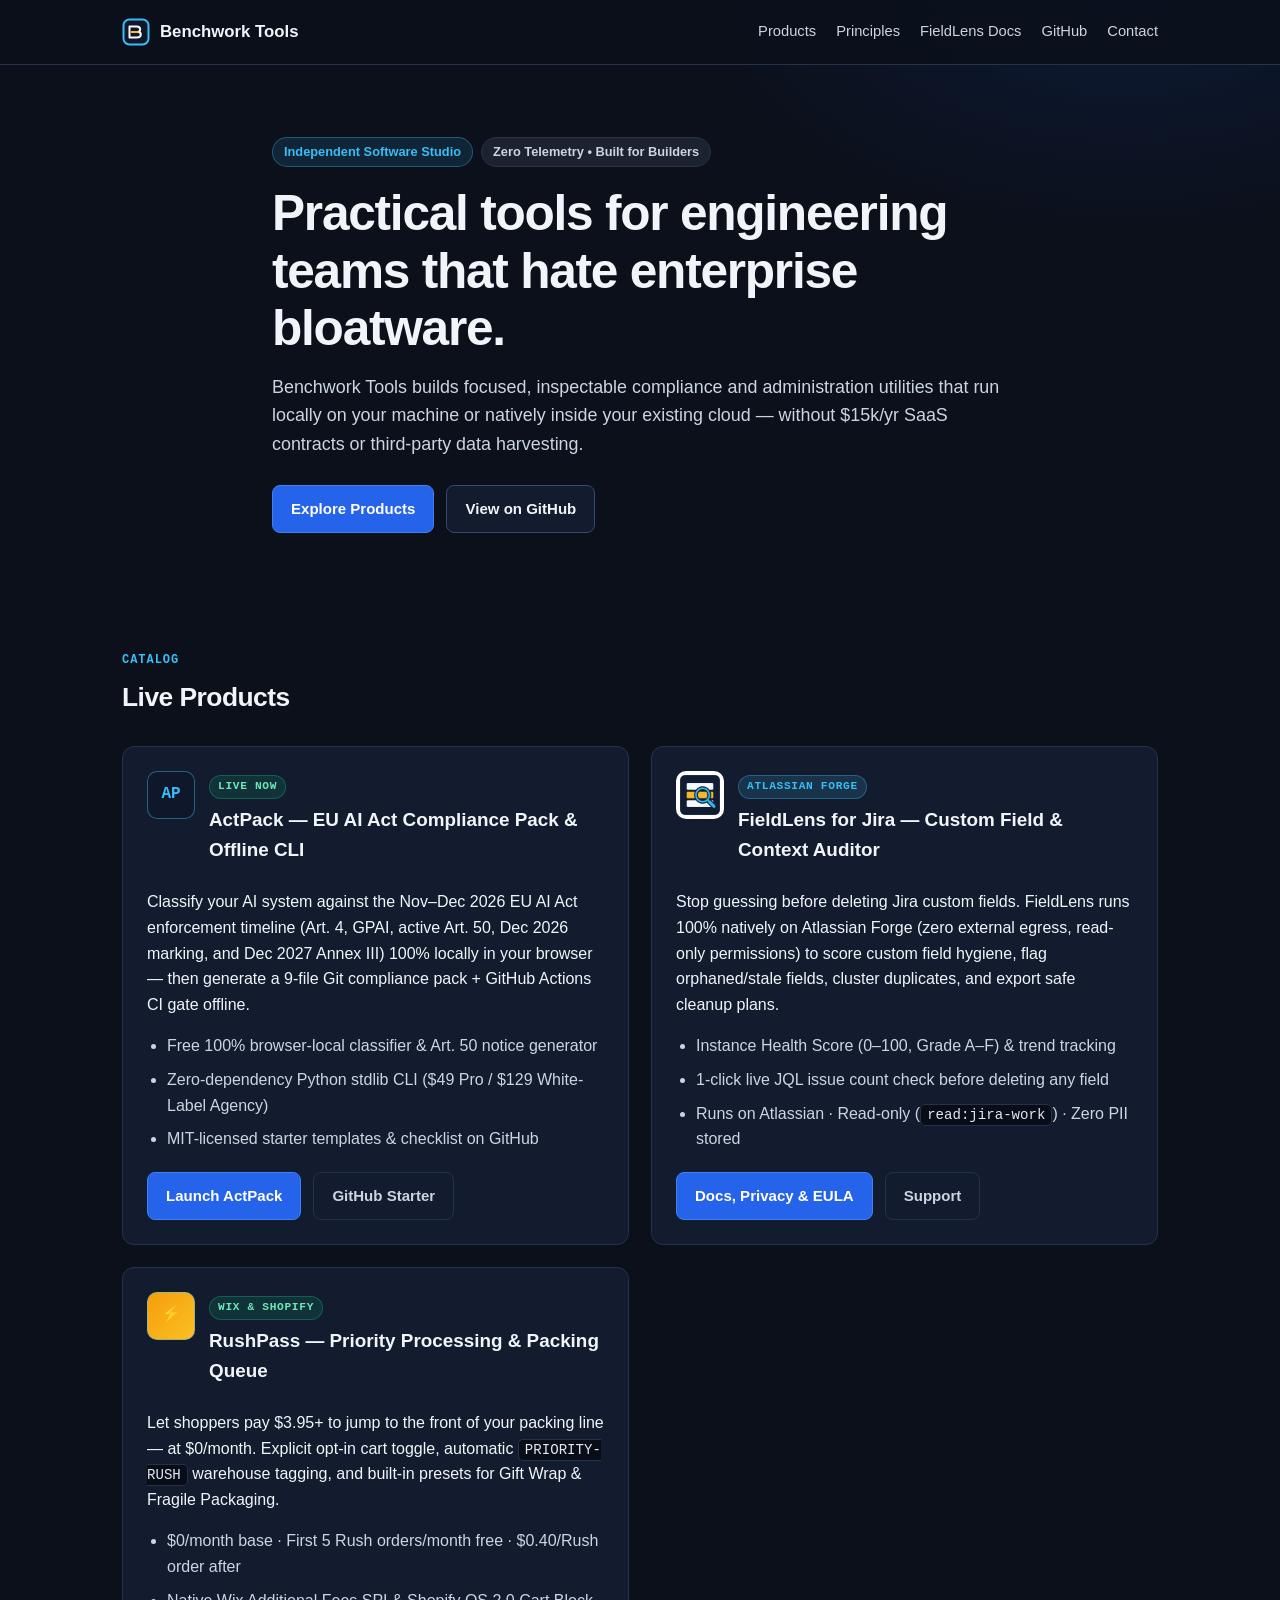
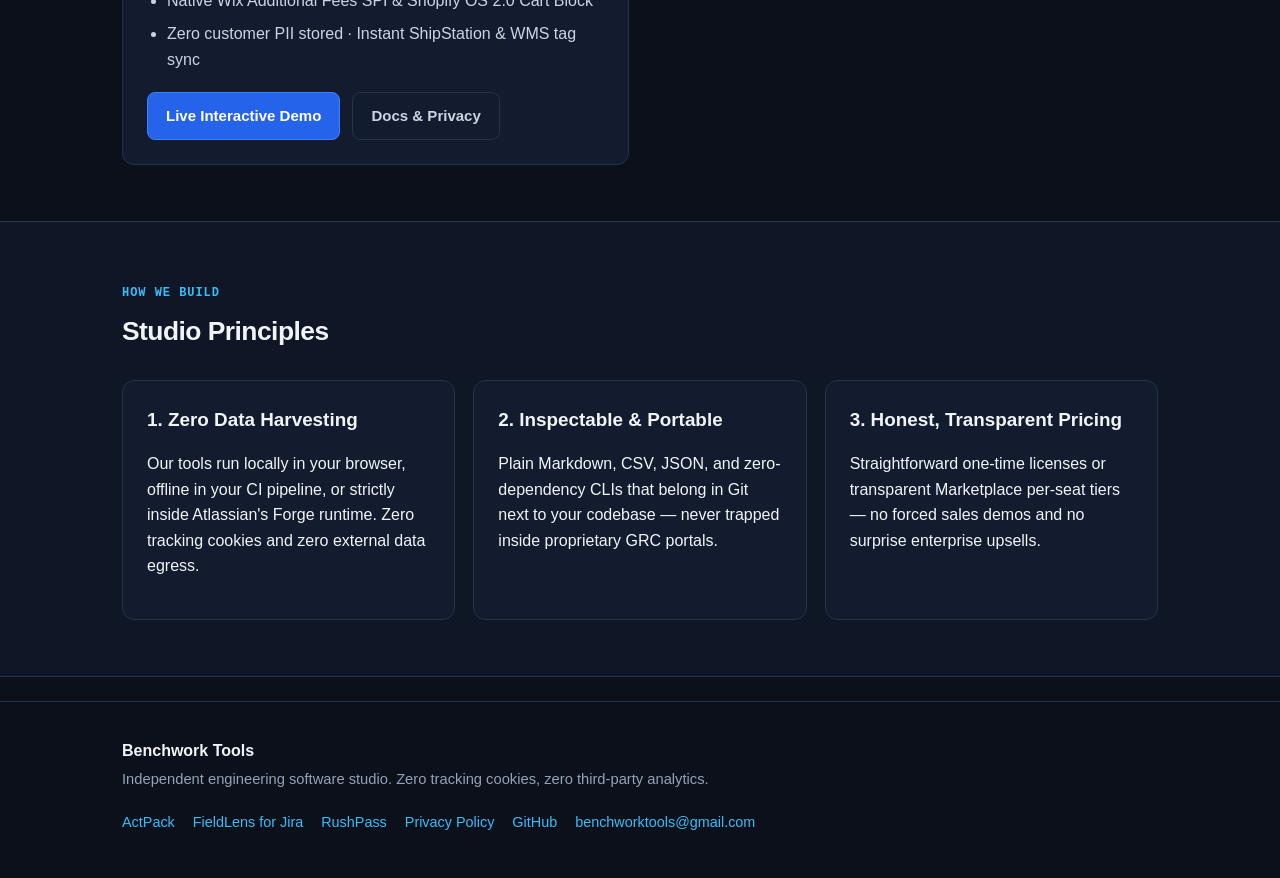
<file: index.html>
<!DOCTYPE html>
<html lang="en">
<head>
  <meta charset="UTF-8">
  <meta name="viewport" content="width=device-width, initial-scale=1.0">
  <title>Benchwork Tools — Local-First Engineering Utilities</title>
  <meta name="description" content="Benchwork Tools builds fast, local-first and cloud-native utilities for small engineering teams that hate $15k/yr enterprise SaaS. Makers of ActPack (EU AI Act) and FieldLens for Jira.">
  <link rel="canonical" href="https://benchworktools.github.io/">
  <meta property="og:type" content="website">
  <meta property="og:url" content="https://benchworktools.github.io/">
  <meta property="og:title" content="Benchwork Tools — Local-First Engineering Utilities">
  <meta property="og:description" content="Fast, zero-telemetry software utilities for engineering teams. Makers of ActPack (EU AI Act) and FieldLens for Jira.">
  <meta name="color-scheme" content="dark">
  <link rel="stylesheet" href="styles.css">
</head>
<body>
  <header class="site-header" role="banner">
    <div class="container header-inner">
      <a class="brand" href="/">
        <svg width="28" height="28" viewBox="0 0 28 28" fill="none" aria-hidden="true">
          <rect x="1.5" y="1.5" width="25" height="25" rx="6" stroke="#38bdf8" stroke-width="2" fill="#0f172a"/>
          <path d="M7.5 19.5V8.5H14.5C16.8 8.5 18.2 9.6 18.2 11.4C18.2 12.7 17.4 13.5 16.3 13.8C17.8 14.1 18.8 15.1 18.8 16.6C18.8 18.5 17.2 19.5 14.7 19.5H7.5Z" stroke="#f8fafc" stroke-width="2" stroke-linejoin="round"/>
          <path d="M9.5 14H15.5" stroke="#fbbf24" stroke-width="2" stroke-linecap="round"/>
        </svg>
        <span class="brand-name">Benchwork Tools</span>
      </a>
      <nav class="site-nav" aria-label="Primary navigation">
        <a href="#products">Products</a>
        <a href="#principles">Principles</a>
        <a href="/fieldlens/">FieldLens Docs</a>
        <a href="https://github.com/benchworktools" target="_blank" rel="noopener noreferrer">GitHub</a>
        <a href="mailto:benchworktools@gmail.com">Contact</a>
      </nav>
    </div>
  </header>

  <main>
    <section class="hero">
      <div class="container hero-inner">
        <div class="eyebrow">
          <span class="pill pill-accent">Independent Software Studio</span>
          <span class="pill">Zero Telemetry • Built for Builders</span>
        </div>
        <h1>Practical tools for engineering teams that hate enterprise bloatware.</h1>
        <p class="lead">
          Benchwork Tools builds focused, inspectable compliance and administration utilities that run locally on your machine or natively inside your existing cloud — without $15k/yr SaaS contracts or third-party data harvesting.
        </p>
        <div class="cta-row">
          <a class="btn btn-primary" href="#products">Explore Products</a>
          <a class="btn btn-secondary" href="https://github.com/benchworktools" target="_blank" rel="noopener noreferrer">View on GitHub</a>
        </div>
      </div>
    </section>

    <section id="products" class="section">
      <div class="container">
        <div class="section-head">
          <span class="mono">CATALOG</span>
          <h2>Live Products</h2>
        </div>

        <div class="product-grid">
          <article class="card">
            <div class="card-top">
              <div class="badge-icon" aria-hidden="true">AP</div>
              <div>
                <span class="tag tag-live">Live Now</span>
                <h3>ActPack — EU AI Act Compliance Pack &amp; Offline CLI</h3>
              </div>
            </div>
            <p>
              Classify your AI system against the Nov–Dec 2026 EU AI Act enforcement timeline (Art. 4, GPAI, active Art. 50, Dec 2026 marking, and Dec 2027 Annex III) 100% locally in your browser — then generate a 9-file Git compliance pack + GitHub Actions CI gate offline.
            </p>
            <ul class="feature-list">
              <li>Free 100% browser-local classifier &amp; Art. 50 notice generator</li>
              <li>Zero-dependency Python stdlib CLI ($49 Pro / $129 White-Label Agency)</li>
              <li>MIT-licensed starter templates &amp; checklist on GitHub</li>
            </ul>
            <div class="card-actions">
              <a class="btn btn-primary" href="https://eu.actpack.workers.dev" target="_blank" rel="noopener noreferrer">Launch ActPack</a>
              <a class="btn btn-ghost" href="https://github.com/benchworktools/actpack-eu-ai-act-starter" target="_blank" rel="noopener noreferrer">GitHub Starter</a>
            </div>
          </article>

          <article class="card">
            <div class="card-top">
              <img class="app-icon" src="assets/fieldlens-icon.png" alt="FieldLens for Jira icon" width="48" height="48">
              <div>
                <span class="tag tag-forge">Atlassian Forge</span>
                <h3>FieldLens for Jira — Custom Field &amp; Context Auditor</h3>
              </div>
            </div>
            <p>
              Stop guessing before deleting Jira custom fields. FieldLens runs 100% natively on Atlassian Forge (zero external egress, read-only permissions) to score custom field hygiene, flag orphaned/stale fields, cluster duplicates, and export safe cleanup plans.
            </p>
            <ul class="feature-list">
              <li>Instance Health Score (0–100, Grade A–F) &amp; trend tracking</li>
              <li>1-click live JQL issue count check before deleting any field</li>
              <li>Runs on Atlassian · Read-only (<code>read:jira-work</code>) · Zero PII stored</li>
            </ul>
            <div class="card-actions">
              <a class="btn btn-primary" href="/fieldlens/">Docs, Privacy &amp; EULA</a>
              <a class="btn btn-ghost" href="mailto:benchworktools@gmail.com?subject=FieldLens%20for%20Jira">Support</a>
            </div>
          </article>

          <article class="card">
            <div class="card-top">
              <div class="badge-icon" aria-hidden="true" style="background:linear-gradient(135deg,#f59e0b,#fbbf24);color:#0b0f17;font-weight:900;">⚡</div>
              <div>
                <span class="tag tag-live">Wix &amp; Shopify</span>
                <h3>RushPass — Priority Processing &amp; Packing Queue</h3>
              </div>
            </div>
            <p>
              Let shoppers pay $3.95+ to jump to the front of your packing line — at $0/month. Explicit opt-in cart toggle, automatic <code>PRIORITY-RUSH</code> warehouse tagging, and built-in presets for Gift Wrap &amp; Fragile Packaging.
            </p>
            <ul class="feature-list">
              <li>$0/month base · First 5 Rush orders/month free · $0.40/Rush order after</li>
              <li>Native Wix Additional Fees SPI &amp; Shopify OS 2.0 Cart Block</li>
              <li>Zero customer PII stored · Instant ShipStation &amp; WMS tag sync</li>
            </ul>
            <div class="card-actions">
              <a class="btn btn-primary" href="https://rushpass.actpack.workers.dev" target="_blank" rel="noopener noreferrer">Live Interactive Demo</a>
              <a class="btn btn-ghost" href="/rushpass/">Docs &amp; Privacy</a>
            </div>
          </article>
        </div>
      </div>
    </section>

    <section id="principles" class="section section-alt">
      <div class="container">
        <div class="section-head">
          <span class="mono">HOW WE BUILD</span>
          <h2>Studio Principles</h2>
        </div>
        <div class="principles-grid">
          <div class="card-mini">
            <h3>1. Zero Data Harvesting</h3>
            <p>Our tools run locally in your browser, offline in your CI pipeline, or strictly inside Atlassian's Forge runtime. Zero tracking cookies and zero external data egress.</p>
          </div>
          <div class="card-mini">
            <h3>2. Inspectable &amp; Portable</h3>
            <p>Plain Markdown, CSV, JSON, and zero-dependency CLIs that belong in Git next to your codebase — never trapped inside proprietary GRC portals.</p>
          </div>
          <div class="card-mini">
            <h3>3. Honest, Transparent Pricing</h3>
            <p>Straightforward one-time licenses or transparent Marketplace per-seat tiers — no forced sales demos and no surprise enterprise upsells.</p>
          </div>
        </div>
      </div>
    </section>
  </main>

  <footer class="site-footer" role="contentinfo">
    <div class="container footer-inner">
      <div>
        <strong>Benchwork Tools</strong>
        <p class="muted">Independent engineering software studio. Zero tracking cookies, zero third-party analytics.</p>
      </div>
      <div class="footer-links">
        <a href="https://eu.actpack.workers.dev">ActPack</a>
        <a href="/fieldlens/">FieldLens for Jira</a>
        <a href="/rushpass/">RushPass</a>
        <a href="/fieldlens/privacy/">Privacy Policy</a>
        <a href="https://github.com/benchworktools" target="_blank" rel="noopener noreferrer">GitHub</a>
        <a href="mailto:benchworktools@gmail.com">benchworktools@gmail.com</a>
      </div>
    </div>
  </footer>
</body>
</html>
</file>
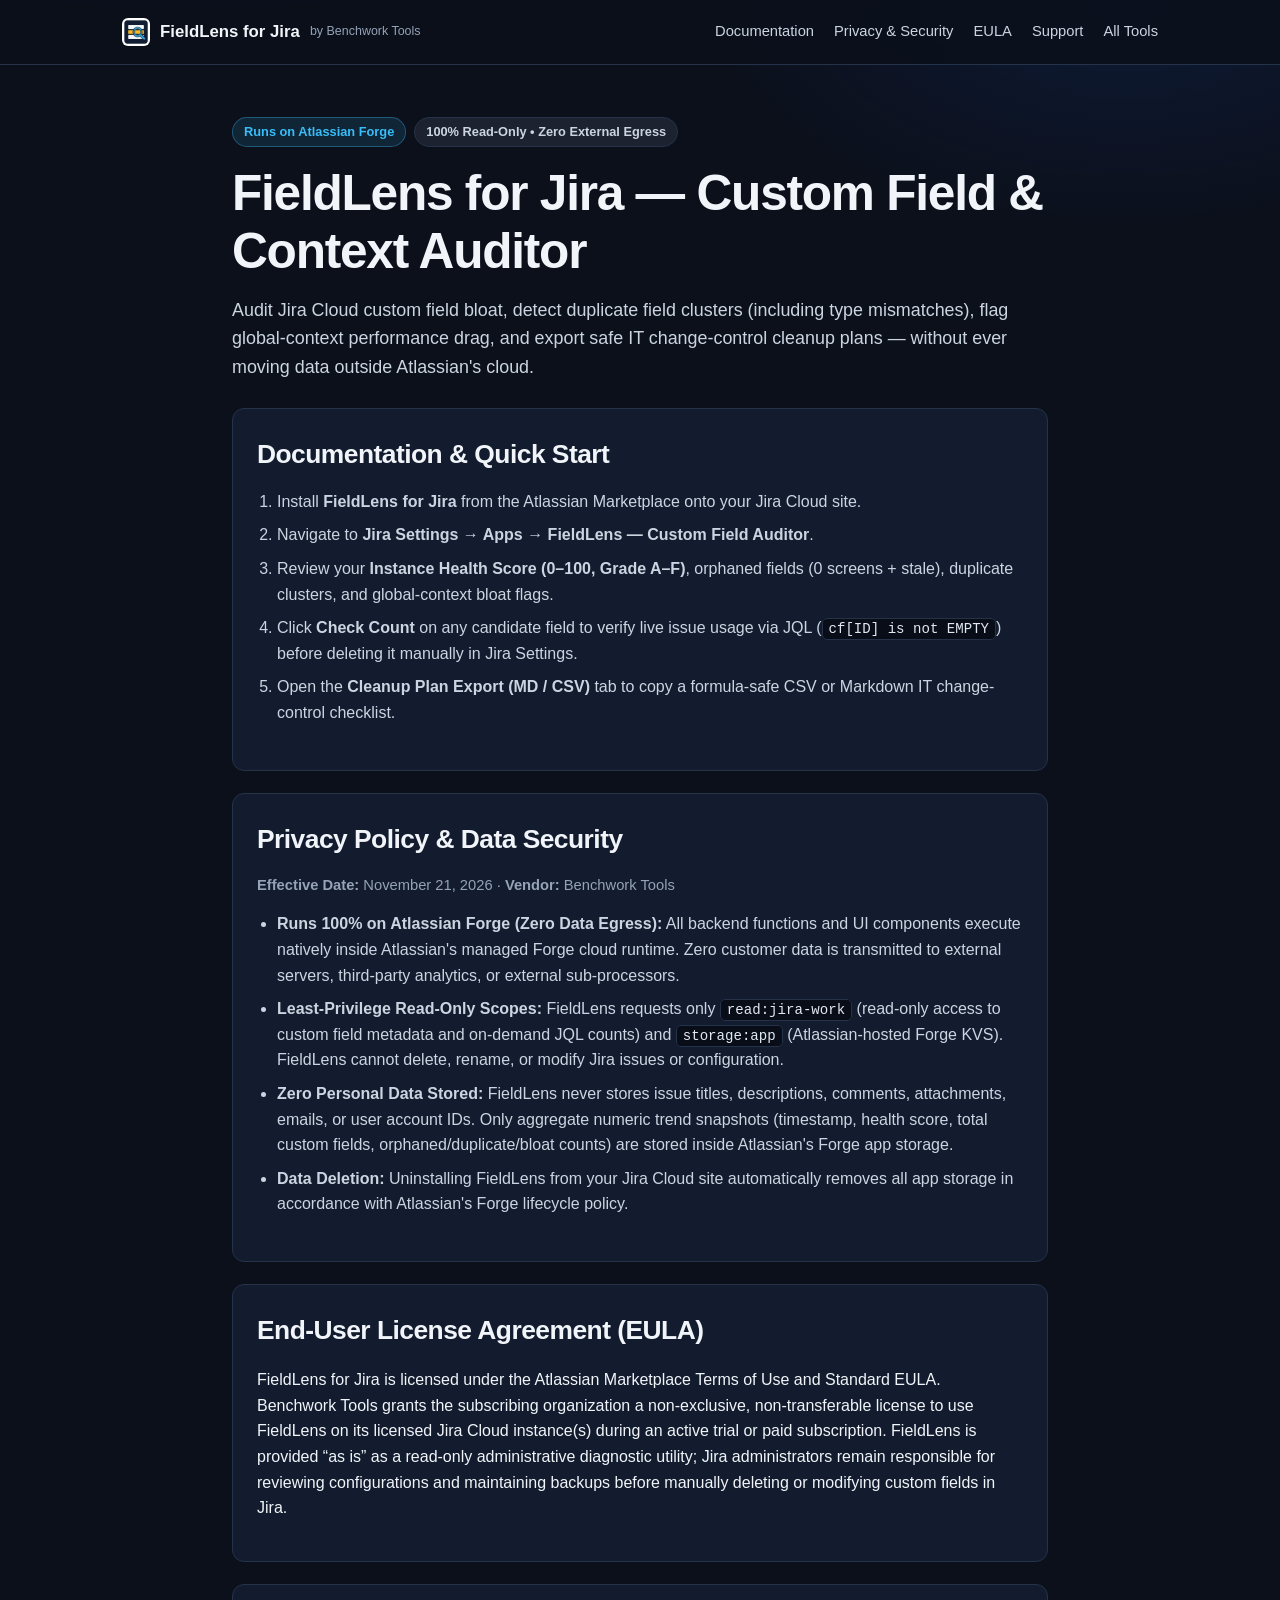
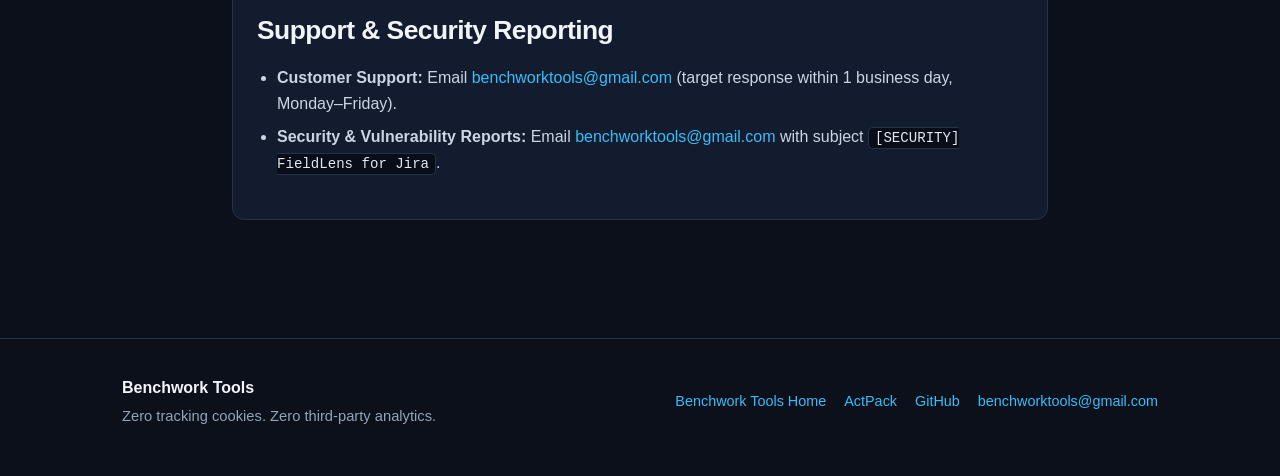
<file: fieldlens/index.html>
<!DOCTYPE html>
<html lang="en">
<head>
  <meta charset="UTF-8">
  <meta name="viewport" content="width=device-width, initial-scale=1.0">
  <title>FieldLens for Jira by Benchwork Tools — Docs, Privacy Policy &amp; EULA</title>
  <meta name="description" content="Official documentation, privacy policy, EULA, and support for FieldLens for Jira by Benchwork Tools — 100% read-only, zero-egress Atlassian Forge app.">
  <link rel="canonical" href="https://benchworktools.github.io/fieldlens/">
  <meta name="color-scheme" content="dark">
  <link rel="stylesheet" href="../styles.css">
</head>
<body>
  <header class="site-header" role="banner">
    <div class="container header-inner">
      <a class="brand" href="/">
        <img class="app-icon-sm" src="../assets/fieldlens-icon.png" alt="" width="28" height="28">
        <span class="brand-name">FieldLens for Jira</span>
        <span class="brand-sub">by Benchwork Tools</span>
      </a>
      <nav class="site-nav" aria-label="FieldLens navigation">
        <a href="#docs">Documentation</a>
        <a href="#privacy">Privacy &amp; Security</a>
        <a href="#eula">EULA</a>
        <a href="#support">Support</a>
        <a href="/">All Tools</a>
      </nav>
    </div>
  </header>

  <main class="container doc-main">
    <div class="eyebrow">
      <span class="pill pill-accent">Runs on Atlassian Forge</span>
      <span class="pill">100% Read-Only • Zero External Egress</span>
    </div>
    <h1>FieldLens for Jira — Custom Field &amp; Context Auditor</h1>
    <p class="lead">
      Audit Jira Cloud custom field bloat, detect duplicate field clusters (including type mismatches), flag global-context performance drag, and export safe IT change-control cleanup plans — without ever moving data outside Atlassian's cloud.
    </p>

    <section id="docs" class="card doc-card">
      <h2>Documentation &amp; Quick Start</h2>
      <ol class="doc-list">
        <li>Install <strong>FieldLens for Jira</strong> from the Atlassian Marketplace onto your Jira Cloud site.</li>
        <li>Navigate to <strong>Jira Settings → Apps → FieldLens — Custom Field Auditor</strong>.</li>
        <li>Review your <strong>Instance Health Score (0–100, Grade A–F)</strong>, orphaned fields (0 screens + stale), duplicate clusters, and global-context bloat flags.</li>
        <li>Click <strong>Check Count</strong> on any candidate field to verify live issue usage via JQL (<code>cf[ID] is not EMPTY</code>) before deleting it manually in Jira Settings.</li>
        <li>Open the <strong>Cleanup Plan Export (MD / CSV)</strong> tab to copy a formula-safe CSV or Markdown IT change-control checklist.</li>
      </ol>
    </section>

    <section id="privacy" class="card doc-card">
      <h2>Privacy Policy &amp; Data Security</h2>
      <p class="muted"><strong>Effective Date:</strong> November 21, 2026 · <strong>Vendor:</strong> Benchwork Tools</p>
      <ul class="doc-list">
        <li><strong>Runs 100% on Atlassian Forge (Zero Data Egress):</strong> All backend functions and UI components execute natively inside Atlassian's managed Forge cloud runtime. Zero customer data is transmitted to external servers, third-party analytics, or external sub-processors.</li>
        <li><strong>Least-Privilege Read-Only Scopes:</strong> FieldLens requests only <code>read:jira-work</code> (read-only access to custom field metadata and on-demand JQL counts) and <code>storage:app</code> (Atlassian-hosted Forge KVS). FieldLens cannot delete, rename, or modify Jira issues or configuration.</li>
        <li><strong>Zero Personal Data Stored:</strong> FieldLens never stores issue titles, descriptions, comments, attachments, emails, or user account IDs. Only aggregate numeric trend snapshots (timestamp, health score, total custom fields, orphaned/duplicate/bloat counts) are stored inside Atlassian's Forge app storage.</li>
        <li><strong>Data Deletion:</strong> Uninstalling FieldLens from your Jira Cloud site automatically removes all app storage in accordance with Atlassian's Forge lifecycle policy.</li>
      </ul>
    </section>

    <section id="eula" class="card doc-card">
      <h2>End-User License Agreement (EULA)</h2>
      <p>
        FieldLens for Jira is licensed under the Atlassian Marketplace Terms of Use and Standard EULA. Benchwork Tools grants the subscribing organization a non-exclusive, non-transferable license to use FieldLens on its licensed Jira Cloud instance(s) during an active trial or paid subscription. FieldLens is provided &ldquo;as is&rdquo; as a read-only administrative diagnostic utility; Jira administrators remain responsible for reviewing configurations and maintaining backups before manually deleting or modifying custom fields in Jira.
      </p>
    </section>

    <section id="support" class="card doc-card">
      <h2>Support &amp; Security Reporting</h2>
      <ul class="doc-list">
        <li><strong>Customer Support:</strong> Email <a href="mailto:benchworktools@gmail.com">benchworktools@gmail.com</a> (target response within 1 business day, Monday–Friday).</li>
        <li><strong>Security &amp; Vulnerability Reports:</strong> Email <a href="mailto:benchworktools@gmail.com?subject=%5BSECURITY%5D%20FieldLens%20for%20Jira">benchworktools@gmail.com</a> with subject <code>[SECURITY] FieldLens for Jira</code>.</li>
      </ul>
    </section>
  </main>

  <footer class="site-footer" role="contentinfo">
    <div class="container footer-inner">
      <div>
        <strong>Benchwork Tools</strong>
        <p class="muted">Zero tracking cookies. Zero third-party analytics.</p>
      </div>
      <div class="footer-links">
        <a href="/">Benchwork Tools Home</a>
        <a href="https://eu.actpack.workers.dev">ActPack</a>
        <a href="https://github.com/benchworktools" target="_blank" rel="noopener noreferrer">GitHub</a>
        <a href="mailto:benchworktools@gmail.com">benchworktools@gmail.com</a>
      </div>
    </div>
  </footer>
</body>
</html>
</file>
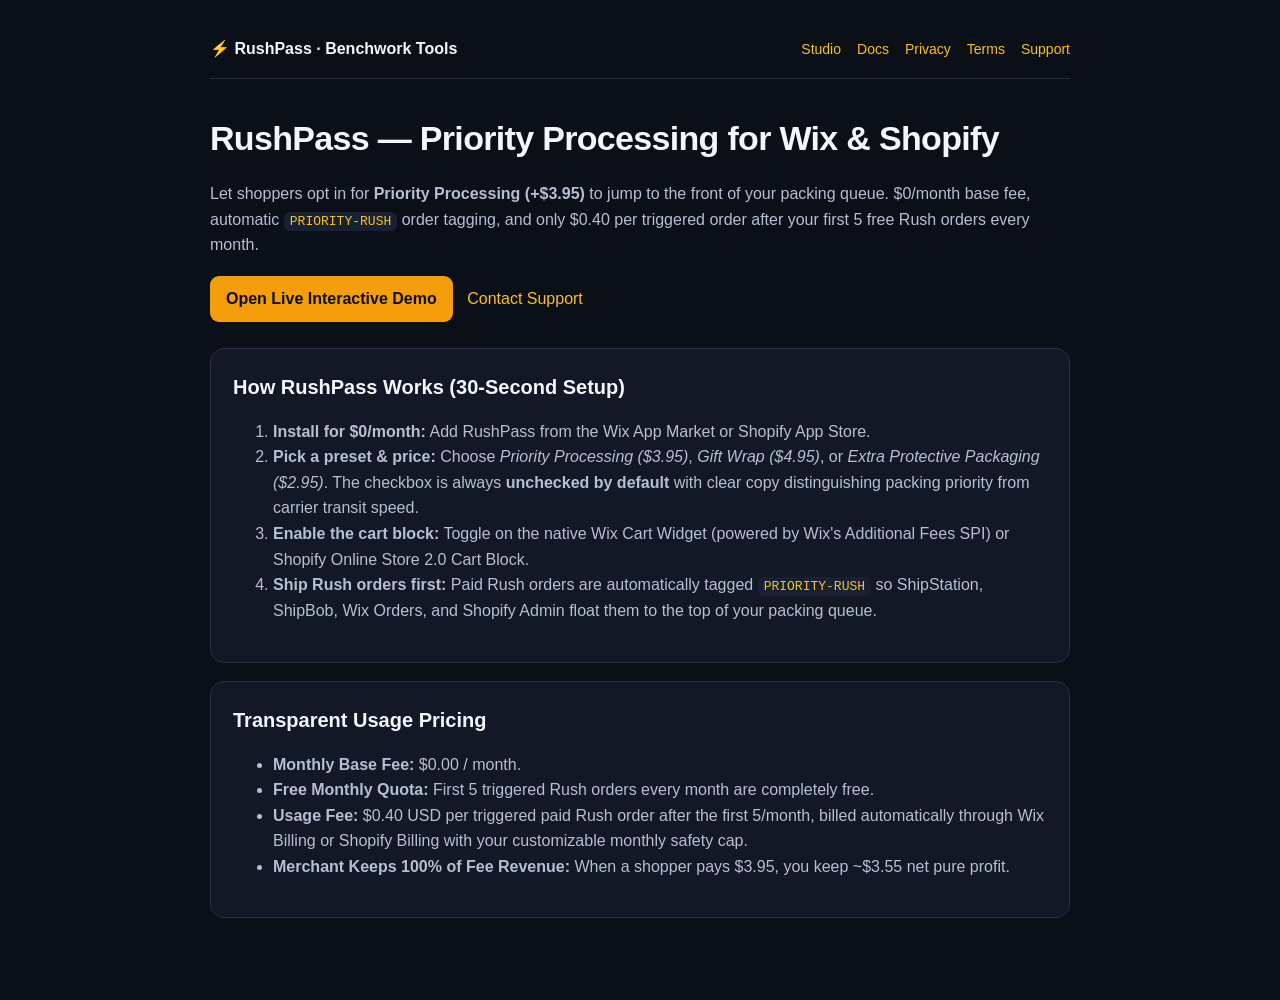
<file: rushpass/index.html>
<!doctype html>
<html lang="en">
<head>
  <meta charset="utf-8" />
  <meta name="viewport" content="width=device-width,initial-scale=1" />
  <title>RushPass — Priority Processing &amp; Packing Queue for Wix &amp; Shopify | Benchwork Tools</title>
  <meta name="description" content="Official documentation for RushPass by Benchwork Tools: $0/month buyer-funded Priority Processing toggle for Wix Stores and Shopify." />
  <style>
    body{margin:0;font-family:-apple-system,BlinkMacSystemFont,"Segoe UI",Roboto,sans-serif;background:#0b0f17;color:#f3f6fb;line-height:1.6}
    .wrap{max-width:860px;margin:0 auto;padding:36px 20px 64px}
    a{color:#fbbf24;text-decoration:none} a:hover{text-decoration:underline}
    .nav{display:flex;justify-content:space-between;align-items:center;flex-wrap:wrap;gap:12px;margin-bottom:32px;padding-bottom:16px;border-bottom:1px solid #243047}
    .card{background:#121826;border:1px solid #243047;border-radius:14px;padding:22px;margin-bottom:18px}
    h1{font-size:34px;margin:0 0 10px;letter-spacing:-0.02em} h2{font-size:20px;margin:0 0 10px}
    p,li{color:#b4c0d4} code{background:#182133;padding:2px 6px;border-radius:6px;color:#fbbf24;font-size:13px}
    .btn{display:inline-block;padding:10px 16px;border-radius:9px;background:#f59e0b;color:#0b0f17;font-weight:700;margin-right:10px}
    .btn:hover{text-decoration:none;filter:brightness(1.06)}
  </style>
</head>
<body>
  <div class="wrap">
    <nav class="nav">
      <strong>⚡ RushPass · Benchwork Tools</strong>
      <div style="display:flex;gap:16px;font-size:14px;">
        <a href="https://benchworktools.github.io/">Studio</a>
        <a href="https://benchworktools.github.io/rushpass/">Docs</a>
        <a href="https://benchworktools.github.io/rushpass/privacy/">Privacy</a>
        <a href="https://benchworktools.github.io/rushpass/terms/">Terms</a>
        <a href="https://benchworktools.github.io/rushpass/support/">Support</a>
      </div>
    </nav>

    <h1>RushPass — Priority Processing for Wix &amp; Shopify</h1>
    <p>Let shoppers opt in for <strong>Priority Processing (+$3.95)</strong> to jump to the front of your packing queue. $0/month base fee, automatic <code>PRIORITY-RUSH</code> order tagging, and only $0.40 per triggered order after your first 5 free Rush orders every month.</p>
    <p style="margin:18px 0 26px;">
      <a class="btn" href="https://rushpass.actpack.workers.dev/">Open Live Interactive Demo</a>
      <a href="https://benchworktools.github.io/rushpass/support/">Contact Support</a>
    </p>

    <div class="card">
      <h2>How RushPass Works (30-Second Setup)</h2>
      <ol>
        <li><strong>Install for $0/month:</strong> Add RushPass from the Wix App Market or Shopify App Store.</li>
        <li><strong>Pick a preset &amp; price:</strong> Choose <em>Priority Processing ($3.95)</em>, <em>Gift Wrap ($4.95)</em>, or <em>Extra Protective Packaging ($2.95)</em>. The checkbox is always <strong>unchecked by default</strong> with clear copy distinguishing packing priority from carrier transit speed.</li>
        <li><strong>Enable the cart block:</strong> Toggle on the native Wix Cart Widget (powered by Wix's Additional Fees SPI) or Shopify Online Store 2.0 Cart Block.</li>
        <li><strong>Ship Rush orders first:</strong> Paid Rush orders are automatically tagged <code>PRIORITY-RUSH</code> so ShipStation, ShipBob, Wix Orders, and Shopify Admin float them to the top of your packing queue.</li>
      </ol>
    </div>

    <div class="card">
      <h2>Transparent Usage Pricing</h2>
      <ul>
        <li><strong>Monthly Base Fee:</strong> $0.00 / month.</li>
        <li><strong>Free Monthly Quota:</strong> First 5 triggered Rush orders every month are completely free.</li>
        <li><strong>Usage Fee:</strong> $0.40 USD per triggered paid Rush order after the first 5/month, billed automatically through Wix Billing or Shopify Billing with your customizable monthly safety cap.</li>
        <li><strong>Merchant Keeps 100% of Fee Revenue:</strong> When a shopper pays $3.95, you keep ~$3.55 net pure profit.</li>
      </ul>
    </div>
  </div>
</body>
</html>
</file>
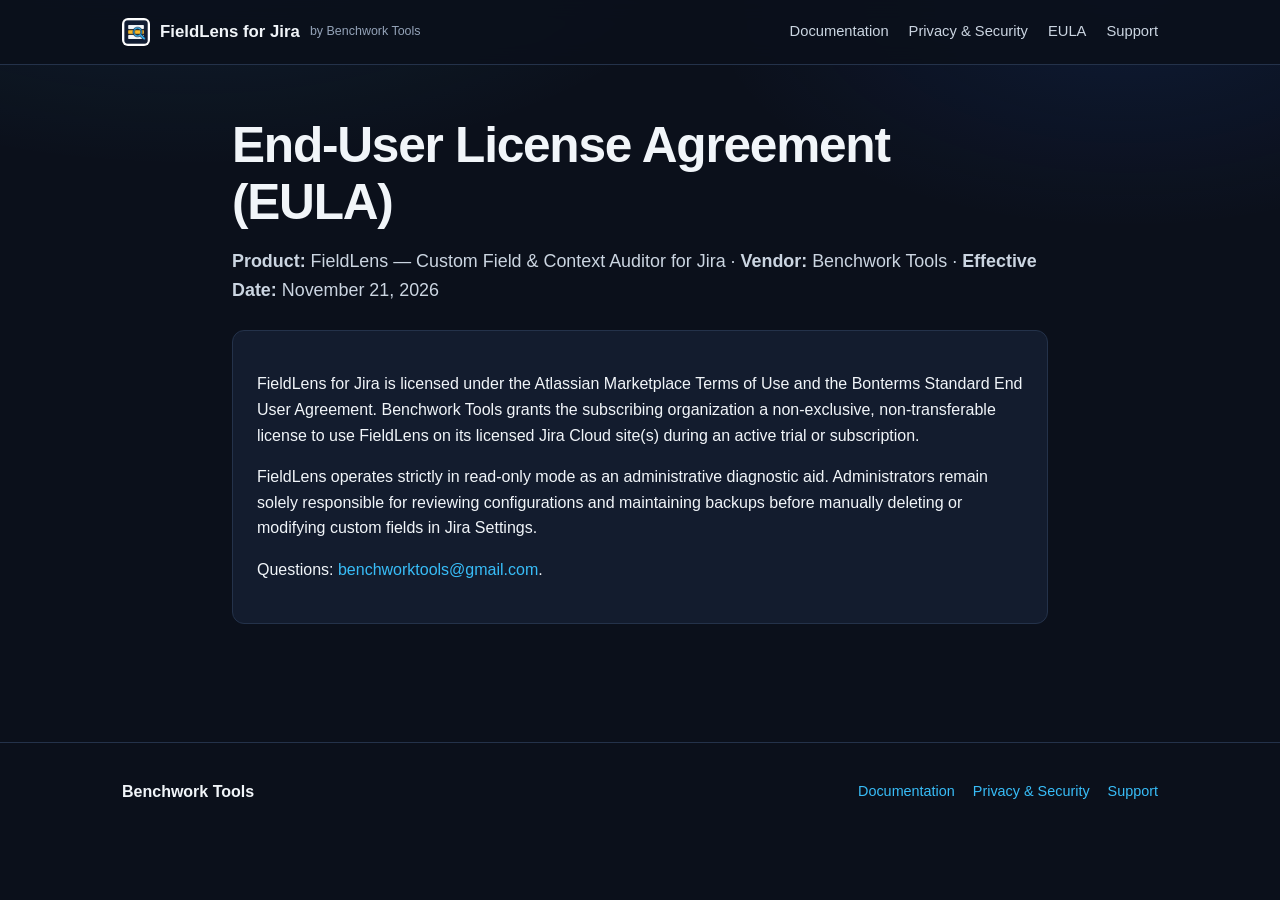
<file: fieldlens/eula/index.html>
<!DOCTYPE html>
<html lang="en">
<head>
  <meta charset="UTF-8">
  <meta name="viewport" content="width=device-width, initial-scale=1.0">
  <title>End-User License Agreement (EULA) — FieldLens for Jira by Benchwork Tools</title>
  <meta name="description" content="End-User License Agreement for FieldLens for Jira by Benchwork Tools.">
  <link rel="canonical" href="https://benchworktools.github.io/fieldlens/eula/">
  <meta name="color-scheme" content="dark">
  <link rel="stylesheet" href="../../styles.css">
</head>
<body>
  <header class="site-header" role="banner">
    <div class="container header-inner">
      <a class="brand" href="/">
        <img class="app-icon-sm" src="../../assets/fieldlens-icon.png" alt="" width="28" height="28">
        <span class="brand-name">FieldLens for Jira</span>
        <span class="brand-sub">by Benchwork Tools</span>
      </a>
      <nav class="site-nav" aria-label="FieldLens navigation">
        <a href="/fieldlens/">Documentation</a>
        <a href="/fieldlens/privacy/">Privacy &amp; Security</a>
        <a href="/fieldlens/eula/">EULA</a>
        <a href="/fieldlens/support/">Support</a>
      </nav>
    </div>
  </header>

  <main class="container doc-main">
    <h1>End-User License Agreement (EULA)</h1>
    <p class="lead"><strong>Product:</strong> FieldLens — Custom Field &amp; Context Auditor for Jira · <strong>Vendor:</strong> Benchwork Tools · <strong>Effective Date:</strong> November 21, 2026</p>

    <section class="card doc-card">
      <p>FieldLens for Jira is licensed under the Atlassian Marketplace Terms of Use and the Bonterms Standard End User Agreement. Benchwork Tools grants the subscribing organization a non-exclusive, non-transferable license to use FieldLens on its licensed Jira Cloud site(s) during an active trial or subscription.</p>
      <p>FieldLens operates strictly in read-only mode as an administrative diagnostic aid. Administrators remain solely responsible for reviewing configurations and maintaining backups before manually deleting or modifying custom fields in Jira Settings.</p>
      <p>Questions: <a href="mailto:benchworktools@gmail.com">benchworktools@gmail.com</a>.</p>
    </section>
  </main>

  <footer class="site-footer" role="contentinfo">
    <div class="container footer-inner">
      <div><strong>Benchwork Tools</strong></div>
      <div class="footer-links">
        <a href="/fieldlens/">Documentation</a>
        <a href="/fieldlens/privacy/">Privacy &amp; Security</a>
        <a href="/fieldlens/support/">Support</a>
      </div>
    </div>
  </footer>
</body>
</html>
</file>
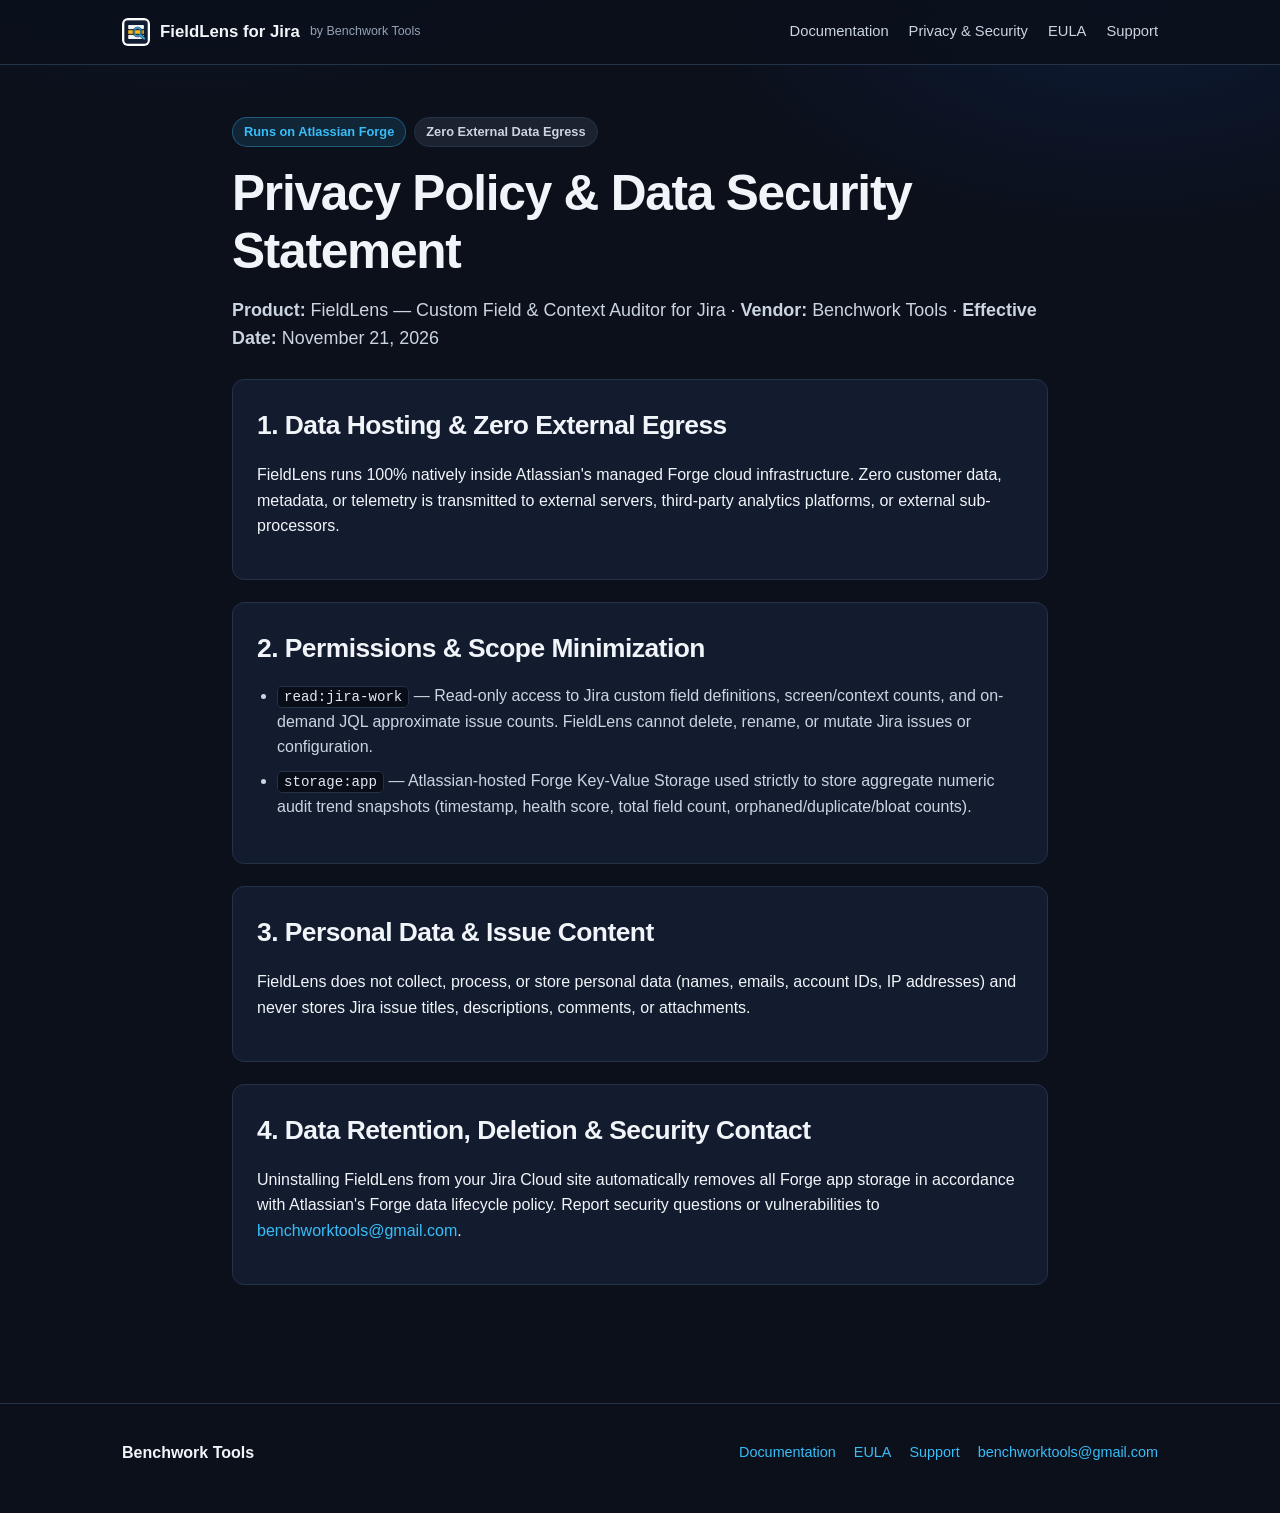
<file: fieldlens/privacy/index.html>
<!DOCTYPE html>
<html lang="en">
<head>
  <meta charset="UTF-8">
  <meta name="viewport" content="width=device-width, initial-scale=1.0">
  <title>Privacy Policy &amp; Data Security — FieldLens for Jira by Benchwork Tools</title>
  <meta name="description" content="Data security and privacy statement for FieldLens for Jira by Benchwork Tools. Runs 100% natively on Atlassian Forge with zero external data egress.">
  <link rel="canonical" href="https://benchworktools.github.io/fieldlens/privacy/">
  <meta name="color-scheme" content="dark">
  <link rel="stylesheet" href="../../styles.css">
</head>
<body>
  <header class="site-header" role="banner">
    <div class="container header-inner">
      <a class="brand" href="/">
        <img class="app-icon-sm" src="../../assets/fieldlens-icon.png" alt="" width="28" height="28">
        <span class="brand-name">FieldLens for Jira</span>
        <span class="brand-sub">by Benchwork Tools</span>
      </a>
      <nav class="site-nav" aria-label="FieldLens navigation">
        <a href="/fieldlens/">Documentation</a>
        <a href="/fieldlens/privacy/">Privacy &amp; Security</a>
        <a href="/fieldlens/eula/">EULA</a>
        <a href="/fieldlens/support/">Support</a>
      </nav>
    </div>
  </header>

  <main class="container doc-main">
    <div class="eyebrow">
      <span class="pill pill-accent">Runs on Atlassian Forge</span>
      <span class="pill">Zero External Data Egress</span>
    </div>
    <h1>Privacy Policy &amp; Data Security Statement</h1>
    <p class="lead"><strong>Product:</strong> FieldLens — Custom Field &amp; Context Auditor for Jira · <strong>Vendor:</strong> Benchwork Tools · <strong>Effective Date:</strong> November 21, 2026</p>

    <section class="card doc-card">
      <h2>1. Data Hosting &amp; Zero External Egress</h2>
      <p>FieldLens runs 100% natively inside Atlassian's managed Forge cloud infrastructure. Zero customer data, metadata, or telemetry is transmitted to external servers, third-party analytics platforms, or external sub-processors.</p>
    </section>

    <section class="card doc-card">
      <h2>2. Permissions &amp; Scope Minimization</h2>
      <ul class="doc-list">
        <li><code>read:jira-work</code> — Read-only access to Jira custom field definitions, screen/context counts, and on-demand JQL approximate issue counts. FieldLens cannot delete, rename, or mutate Jira issues or configuration.</li>
        <li><code>storage:app</code> — Atlassian-hosted Forge Key-Value Storage used strictly to store aggregate numeric audit trend snapshots (timestamp, health score, total field count, orphaned/duplicate/bloat counts).</li>
      </ul>
    </section>

    <section class="card doc-card">
      <h2>3. Personal Data &amp; Issue Content</h2>
      <p>FieldLens does not collect, process, or store personal data (names, emails, account IDs, IP addresses) and never stores Jira issue titles, descriptions, comments, or attachments.</p>
    </section>

    <section class="card doc-card">
      <h2>4. Data Retention, Deletion &amp; Security Contact</h2>
      <p>Uninstalling FieldLens from your Jira Cloud site automatically removes all Forge app storage in accordance with Atlassian's Forge data lifecycle policy. Report security questions or vulnerabilities to <a href="mailto:benchworktools@gmail.com">benchworktools@gmail.com</a>.</p>
    </section>
  </main>

  <footer class="site-footer" role="contentinfo">
    <div class="container footer-inner">
      <div><strong>Benchwork Tools</strong></div>
      <div class="footer-links">
        <a href="/fieldlens/">Documentation</a>
        <a href="/fieldlens/eula/">EULA</a>
        <a href="/fieldlens/support/">Support</a>
        <a href="mailto:benchworktools@gmail.com">benchworktools@gmail.com</a>
      </div>
    </div>
  </footer>
</body>
</html>
</file>
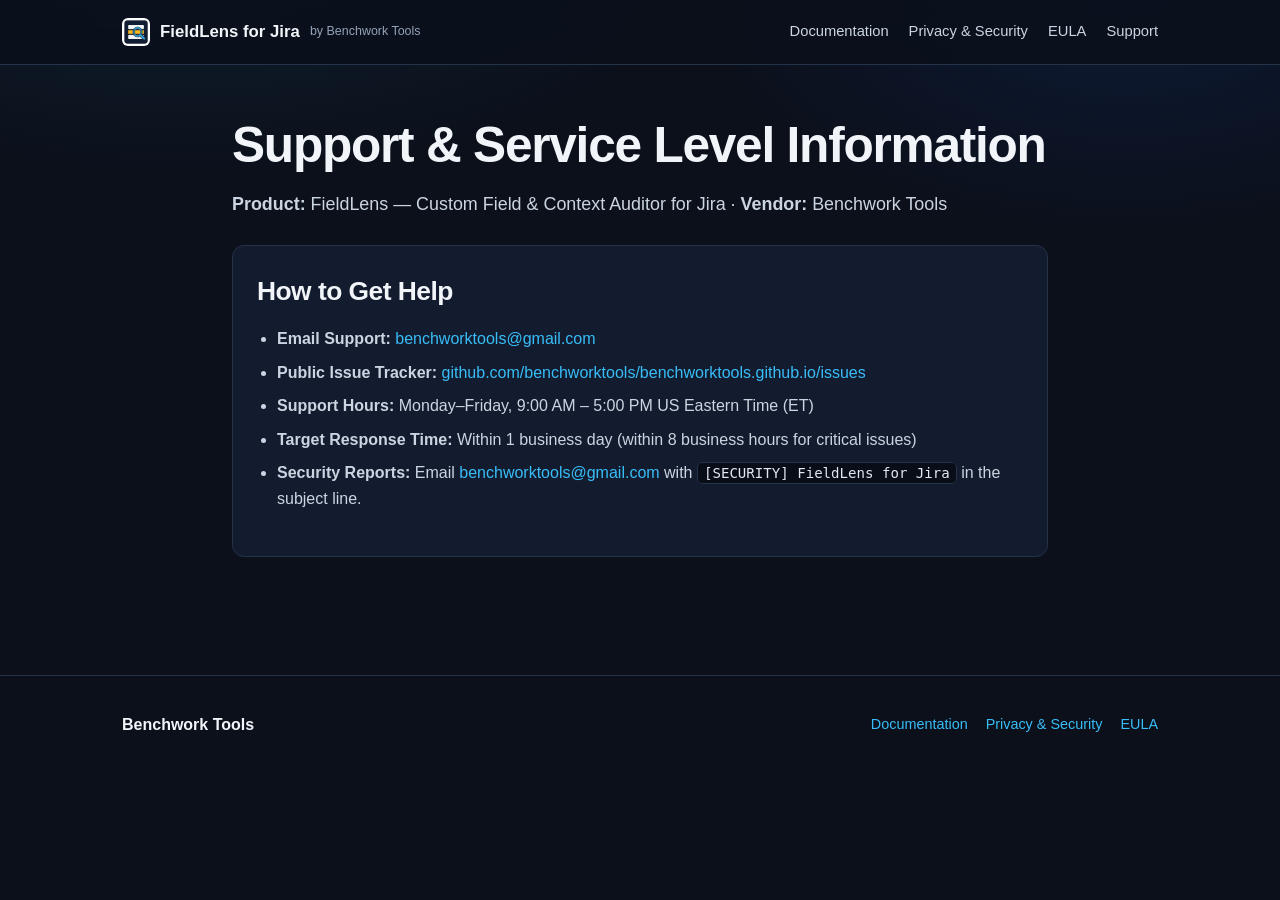
<file: fieldlens/support/index.html>
<!DOCTYPE html>
<html lang="en">
<head>
  <meta charset="UTF-8">
  <meta name="viewport" content="width=device-width, initial-scale=1.0">
  <title>Support &amp; SLA — FieldLens for Jira by Benchwork Tools</title>
  <meta name="description" content="Customer support, SLA, and bug reporting for FieldLens for Jira by Benchwork Tools.">
  <link rel="canonical" href="https://benchworktools.github.io/fieldlens/support/">
  <meta name="color-scheme" content="dark">
  <link rel="stylesheet" href="../../styles.css">
</head>
<body>
  <header class="site-header" role="banner">
    <div class="container header-inner">
      <a class="brand" href="/">
        <img class="app-icon-sm" src="../../assets/fieldlens-icon.png" alt="" width="28" height="28">
        <span class="brand-name">FieldLens for Jira</span>
        <span class="brand-sub">by Benchwork Tools</span>
      </a>
      <nav class="site-nav" aria-label="FieldLens navigation">
        <a href="/fieldlens/">Documentation</a>
        <a href="/fieldlens/privacy/">Privacy &amp; Security</a>
        <a href="/fieldlens/eula/">EULA</a>
        <a href="/fieldlens/support/">Support</a>
      </nav>
    </div>
  </header>

  <main class="container doc-main">
    <h1>Support &amp; Service Level Information</h1>
    <p class="lead"><strong>Product:</strong> FieldLens — Custom Field &amp; Context Auditor for Jira · <strong>Vendor:</strong> Benchwork Tools</p>

    <section class="card doc-card">
      <h2>How to Get Help</h2>
      <ul class="doc-list">
        <li><strong>Email Support:</strong> <a href="mailto:benchworktools@gmail.com">benchworktools@gmail.com</a></li>
        <li><strong>Public Issue Tracker:</strong> <a href="https://github.com/benchworktools/benchworktools.github.io/issues" target="_blank" rel="noopener noreferrer">github.com/benchworktools/benchworktools.github.io/issues</a></li>
        <li><strong>Support Hours:</strong> Monday–Friday, 9:00 AM – 5:00 PM US Eastern Time (ET)</li>
        <li><strong>Target Response Time:</strong> Within 1 business day (within 8 business hours for critical issues)</li>
        <li><strong>Security Reports:</strong> Email <a href="mailto:benchworktools@gmail.com?subject=%5BSECURITY%5D%20FieldLens%20for%20Jira">benchworktools@gmail.com</a> with <code>[SECURITY] FieldLens for Jira</code> in the subject line.</li>
      </ul>
    </section>
  </main>

  <footer class="site-footer" role="contentinfo">
    <div class="container footer-inner">
      <div><strong>Benchwork Tools</strong></div>
      <div class="footer-links">
        <a href="/fieldlens/">Documentation</a>
        <a href="/fieldlens/privacy/">Privacy &amp; Security</a>
        <a href="/fieldlens/eula/">EULA</a>
      </div>
    </div>
  </footer>
</body>
</html>
</file>
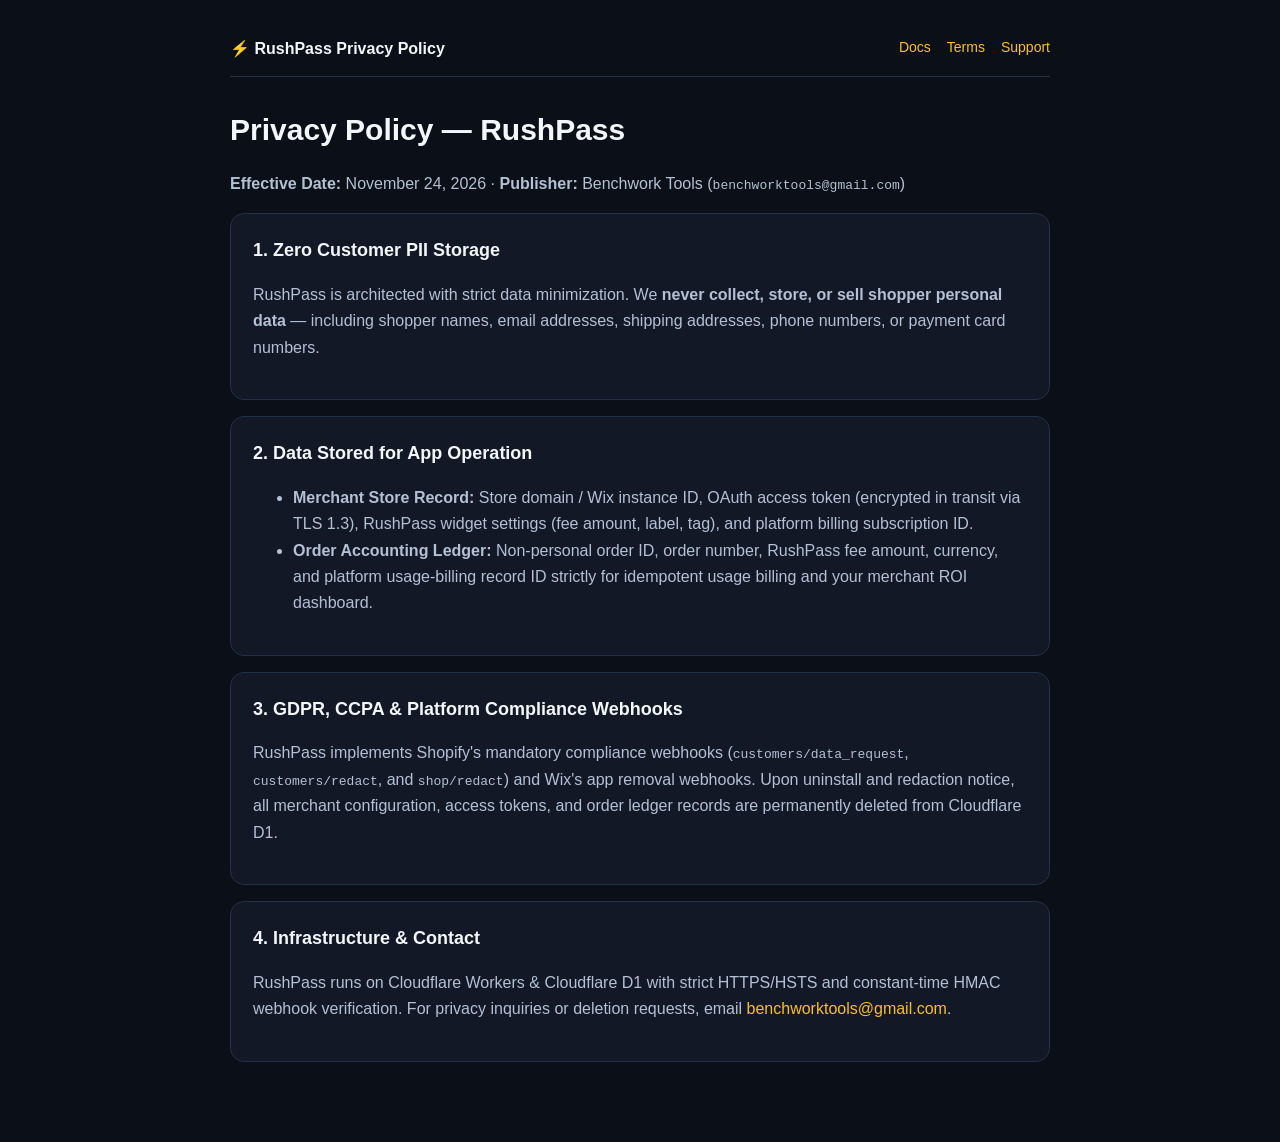
<file: rushpass/privacy/index.html>
<!doctype html>
<html lang="en">
<head>
  <meta charset="utf-8" />
  <meta name="viewport" content="width=device-width,initial-scale=1" />
  <title>Privacy Policy — RushPass | Benchwork Tools</title>
  <style>
    body{margin:0;font-family:-apple-system,BlinkMacSystemFont,"Segoe UI",Roboto,sans-serif;background:#0b0f17;color:#f3f6fb;line-height:1.65}
    .wrap{max-width:820px;margin:0 auto;padding:36px 20px 64px}
    a{color:#fbbf24;text-decoration:none} a:hover{text-decoration:underline}
    .nav{display:flex;justify-content:space-between;flex-wrap:wrap;gap:12px;margin-bottom:28px;padding-bottom:14px;border-bottom:1px solid #243047}
    .card{background:#121826;border:1px solid #243047;border-radius:14px;padding:22px;margin-bottom:16px}
    h1{margin:0 0 8px;font-size:30px} h2{margin:0 0 8px;font-size:18px} p,li{color:#b4c0d4}
  </style>
</head>
<body>
  <div class="wrap">
    <nav class="nav">
      <strong>⚡ RushPass Privacy Policy</strong>
      <div style="display:flex;gap:16px;font-size:14px;">
        <a href="https://benchworktools.github.io/rushpass/">Docs</a>
        <a href="https://benchworktools.github.io/rushpass/terms/">Terms</a>
        <a href="https://benchworktools.github.io/rushpass/support/">Support</a>
      </div>
    </nav>

    <h1>Privacy Policy — RushPass</h1>
    <p><strong>Effective Date:</strong> November 24, 2026 · <strong>Publisher:</strong> Benchwork Tools (<code>benchworktools@gmail.com</code>)</p>

    <div class="card">
      <h2>1. Zero Customer PII Storage</h2>
      <p>RushPass is architected with strict data minimization. We <strong>never collect, store, or sell shopper personal data</strong> — including shopper names, email addresses, shipping addresses, phone numbers, or payment card numbers.</p>
    </div>

    <div class="card">
      <h2>2. Data Stored for App Operation</h2>
      <ul>
        <li><strong>Merchant Store Record:</strong> Store domain / Wix instance ID, OAuth access token (encrypted in transit via TLS 1.3), RushPass widget settings (fee amount, label, tag), and platform billing subscription ID.</li>
        <li><strong>Order Accounting Ledger:</strong> Non-personal order ID, order number, RushPass fee amount, currency, and platform usage-billing record ID strictly for idempotent usage billing and your merchant ROI dashboard.</li>
      </ul>
    </div>

    <div class="card">
      <h2>3. GDPR, CCPA &amp; Platform Compliance Webhooks</h2>
      <p>RushPass implements Shopify's mandatory compliance webhooks (<code>customers/data_request</code>, <code>customers/redact</code>, and <code>shop/redact</code>) and Wix's app removal webhooks. Upon uninstall and redaction notice, all merchant configuration, access tokens, and order ledger records are permanently deleted from Cloudflare D1.</p>
    </div>

    <div class="card">
      <h2>4. Infrastructure &amp; Contact</h2>
      <p>RushPass runs on Cloudflare Workers &amp; Cloudflare D1 with strict HTTPS/HSTS and constant-time HMAC webhook verification. For privacy inquiries or deletion requests, email <a href="mailto:benchworktools@gmail.com">benchworktools@gmail.com</a>.</p>
    </div>
  </div>
</body>
</html>
</file>
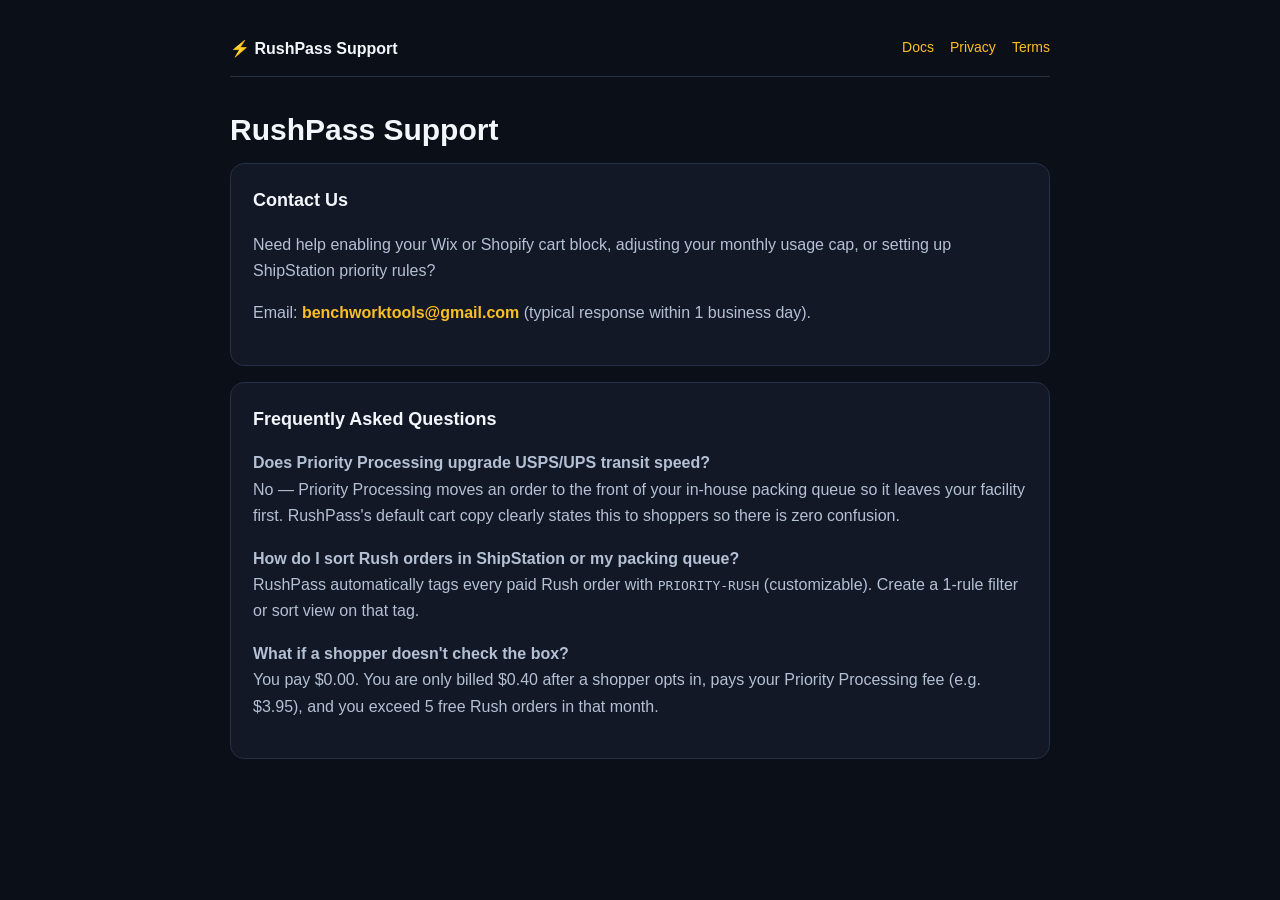
<file: rushpass/support/index.html>
<!doctype html>
<html lang="en">
<head>
  <meta charset="utf-8" />
  <meta name="viewport" content="width=device-width,initial-scale=1" />
  <title>Support — RushPass | Benchwork Tools</title>
  <style>
    body{margin:0;font-family:-apple-system,BlinkMacSystemFont,"Segoe UI",Roboto,sans-serif;background:#0b0f17;color:#f3f6fb;line-height:1.65}
    .wrap{max-width:820px;margin:0 auto;padding:36px 20px 64px}
    a{color:#fbbf24;text-decoration:none} a:hover{text-decoration:underline}
    .nav{display:flex;justify-content:space-between;flex-wrap:wrap;gap:12px;margin-bottom:28px;padding-bottom:14px;border-bottom:1px solid #243047}
    .card{background:#121826;border:1px solid #243047;border-radius:14px;padding:22px;margin-bottom:16px}
    h1{margin:0 0 8px;font-size:30px} h2{margin:0 0 8px;font-size:18px} p,li{color:#b4c0d4}
  </style>
</head>
<body>
  <div class="wrap">
    <nav class="nav">
      <strong>⚡ RushPass Support</strong>
      <div style="display:flex;gap:16px;font-size:14px;">
        <a href="https://benchworktools.github.io/rushpass/">Docs</a>
        <a href="https://benchworktools.github.io/rushpass/privacy/">Privacy</a>
        <a href="https://benchworktools.github.io/rushpass/terms/">Terms</a>
      </div>
    </nav>

    <h1>RushPass Support</h1>
    <div class="card">
      <h2>Contact Us</h2>
      <p>Need help enabling your Wix or Shopify cart block, adjusting your monthly usage cap, or setting up ShipStation priority rules?</p>
      <p>Email: <a href="mailto:benchworktools@gmail.com?subject=RushPass%20Support"><strong>benchworktools@gmail.com</strong></a> (typical response within 1 business day).</p>
    </div>

    <div class="card">
      <h2>Frequently Asked Questions</h2>
      <p><strong>Does Priority Processing upgrade USPS/UPS transit speed?</strong><br />
      No — Priority Processing moves an order to the front of your in-house packing queue so it leaves your facility first. RushPass's default cart copy clearly states this to shoppers so there is zero confusion.</p>
      <p><strong>How do I sort Rush orders in ShipStation or my packing queue?</strong><br />
      RushPass automatically tags every paid Rush order with <code>PRIORITY-RUSH</code> (customizable). Create a 1-rule filter or sort view on that tag.</p>
      <p><strong>What if a shopper doesn't check the box?</strong><br />
      You pay $0.00. You are only billed $0.40 after a shopper opts in, pays your Priority Processing fee (e.g. $3.95), and you exceed 5 free Rush orders in that month.</p>
    </div>
  </div>
</body>
</html>
</file>
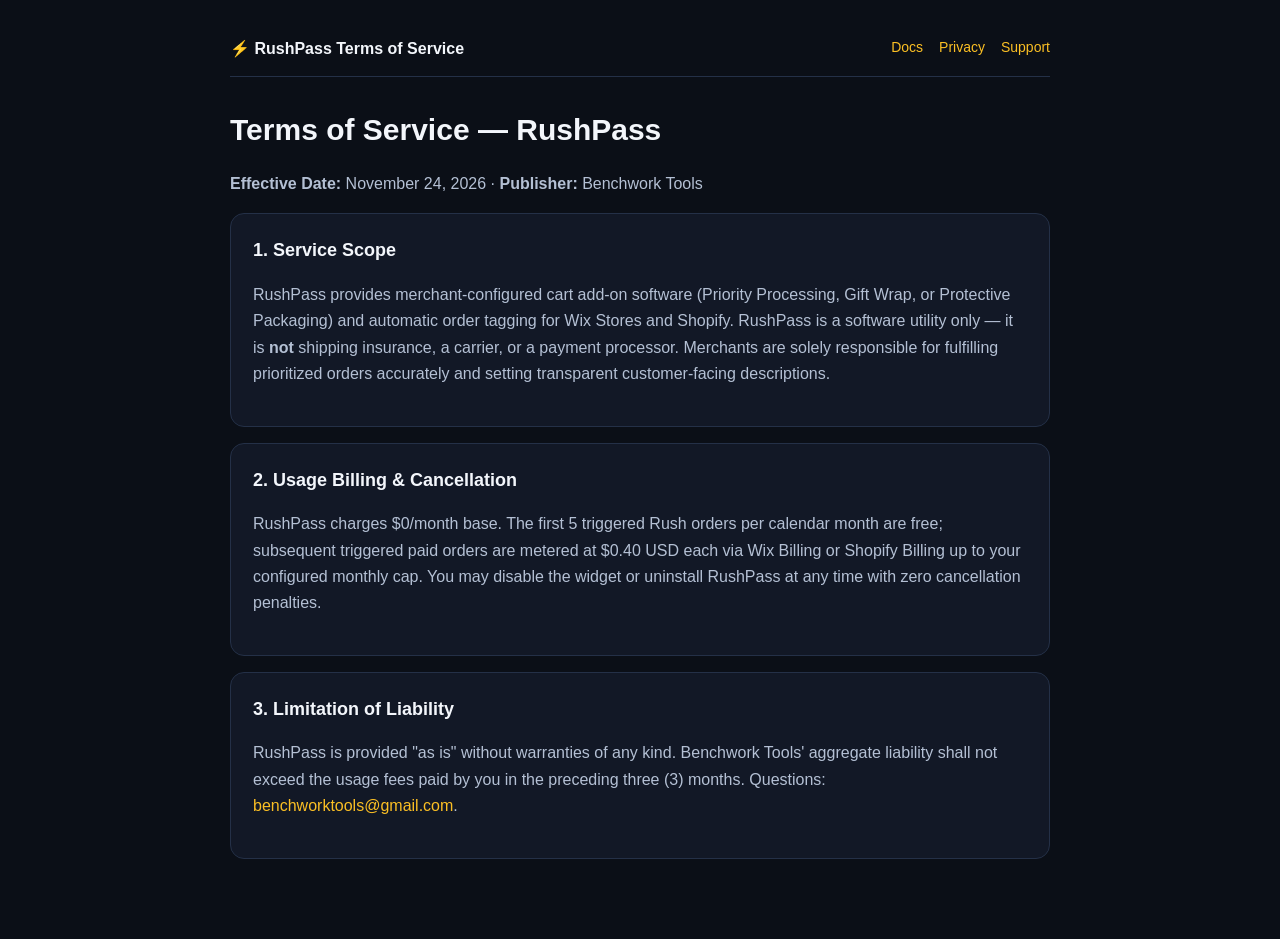
<file: rushpass/terms/index.html>
<!doctype html>
<html lang="en">
<head>
  <meta charset="utf-8" />
  <meta name="viewport" content="width=device-width,initial-scale=1" />
  <title>Terms of Service — RushPass | Benchwork Tools</title>
  <style>
    body{margin:0;font-family:-apple-system,BlinkMacSystemFont,"Segoe UI",Roboto,sans-serif;background:#0b0f17;color:#f3f6fb;line-height:1.65}
    .wrap{max-width:820px;margin:0 auto;padding:36px 20px 64px}
    a{color:#fbbf24;text-decoration:none} a:hover{text-decoration:underline}
    .nav{display:flex;justify-content:space-between;flex-wrap:wrap;gap:12px;margin-bottom:28px;padding-bottom:14px;border-bottom:1px solid #243047}
    .card{background:#121826;border:1px solid #243047;border-radius:14px;padding:22px;margin-bottom:16px}
    h1{margin:0 0 8px;font-size:30px} h2{margin:0 0 8px;font-size:18px} p,li{color:#b4c0d4}
  </style>
</head>
<body>
  <div class="wrap">
    <nav class="nav">
      <strong>⚡ RushPass Terms of Service</strong>
      <div style="display:flex;gap:16px;font-size:14px;">
        <a href="https://benchworktools.github.io/rushpass/">Docs</a>
        <a href="https://benchworktools.github.io/rushpass/privacy/">Privacy</a>
        <a href="https://benchworktools.github.io/rushpass/support/">Support</a>
      </div>
    </nav>

    <h1>Terms of Service — RushPass</h1>
    <p><strong>Effective Date:</strong> November 24, 2026 · <strong>Publisher:</strong> Benchwork Tools</p>

    <div class="card">
      <h2>1. Service Scope</h2>
      <p>RushPass provides merchant-configured cart add-on software (Priority Processing, Gift Wrap, or Protective Packaging) and automatic order tagging for Wix Stores and Shopify. RushPass is a software utility only — it is <strong>not</strong> shipping insurance, a carrier, or a payment processor. Merchants are solely responsible for fulfilling prioritized orders accurately and setting transparent customer-facing descriptions.</p>
    </div>

    <div class="card">
      <h2>2. Usage Billing &amp; Cancellation</h2>
      <p>RushPass charges $0/month base. The first 5 triggered Rush orders per calendar month are free; subsequent triggered paid orders are metered at $0.40 USD each via Wix Billing or Shopify Billing up to your configured monthly cap. You may disable the widget or uninstall RushPass at any time with zero cancellation penalties.</p>
    </div>

    <div class="card">
      <h2>3. Limitation of Liability</h2>
      <p>RushPass is provided "as is" without warranties of any kind. Benchwork Tools' aggregate liability shall not exceed the usage fees paid by you in the preceding three (3) months. Questions: <a href="mailto:benchworktools@gmail.com">benchworktools@gmail.com</a>.</p>
    </div>
  </div>
</body>
</html>
</file>
<file: styles.css>
:root {
  --bg: #0b101b;
  --bg-alt: #0f1626;
  --card: #131c2e;
  --border: #24324a;
  --border-strong: #364a6b;
  --text: #f1f5f9;
  --text-secondary: #cbd5e1;
  --muted: #94a3b8;
  --accent: #2563eb;
  --accent-hover: #1d4ed8;
  --sky: #38bdf8;
  --gold: #fbbf24;
  --green: #10b981;
  --radius: 12px;
  --font: Inter, -apple-system, BlinkMacSystemFont, "Segoe UI", Roboto, sans-serif;
  --mono: ui-monospace, SFMono-Regular, Menlo, Monaco, Consolas, monospace;
}

*, *::before, *::after { box-sizing: border-box; }

html, body {
  margin: 0;
  background: var(--bg);
  color: var(--text);
  font-family: var(--font);
  line-height: 1.6;
  -webkit-font-smoothing: antialiased;
}

body {
  background:
    radial-gradient(900px 420px at 15% -10%, rgba(56, 189, 248, 0.1), transparent 60%),
    radial-gradient(700px 380px at 88% 0%, rgba(37, 99, 235, 0.12), transparent 60%),
    var(--bg);
}

a { color: var(--sky); text-decoration: none; }
a:hover { text-decoration: underline; }

.container { max-width: 1080px; margin: 0 auto; padding: 0 22px; }

.site-header {
  position: sticky;
  top: 0;
  z-index: 50;
  background: rgba(11, 16, 27, 0.9);
  backdrop-filter: blur(10px);
  border-bottom: 1px solid var(--border);
}

.header-inner {
  display: flex;
  align-items: center;
  justify-content: space-between;
  gap: 16px;
  min-height: 64px;
}

.brand {
  display: inline-flex;
  align-items: center;
  gap: 10px;
  color: var(--text);
  font-weight: 750;
  font-size: 1.05rem;
  text-decoration: none;
}

.brand-sub {
  font-size: 0.78rem;
  font-weight: 500;
  color: var(--muted);
}

.site-nav {
  display: flex;
  align-items: center;
  gap: 20px;
  flex-wrap: wrap;
}

.site-nav a {
  color: var(--text-secondary);
  font-size: 0.92rem;
  font-weight: 500;
}

.site-nav a:hover { color: var(--text); text-decoration: none; }

.hero { padding: 72px 0 56px; }
.hero-inner { max-width: 780px; }

.eyebrow {
  display: flex;
  flex-wrap: wrap;
  gap: 8px;
  margin-bottom: 18px;
}

.pill {
  display: inline-flex;
  align-items: center;
  font-size: 0.8rem;
  font-weight: 600;
  padding: 4px 11px;
  border-radius: 999px;
  background: rgba(148, 163, 184, 0.12);
  color: var(--text-secondary);
  border: 1px solid var(--border);
}

.pill-accent {
  background: rgba(56, 189, 248, 0.12);
  color: var(--sky);
  border-color: rgba(56, 189, 248, 0.35);
}

h1 {
  margin: 0 0 16px;
  font-size: clamp(2rem, 4.2vw, 3.1rem);
  line-height: 1.15;
  letter-spacing: -0.025em;
  font-weight: 800;
}

h2 {
  margin: 0 0 14px;
  font-size: 1.65rem;
  letter-spacing: -0.02em;
}

h3 { margin: 0 0 8px; font-size: 1.18rem; }

.lead {
  font-size: 1.12rem;
  color: var(--text-secondary);
  margin: 0 0 26px;
}

.cta-row, .card-actions {
  display: flex;
  flex-wrap: wrap;
  gap: 12px;
}

.btn {
  display: inline-flex;
  align-items: center;
  justify-content: center;
  padding: 11px 18px;
  border-radius: 8px;
  font-weight: 650;
  font-size: 0.94rem;
  border: 1px solid transparent;
  text-decoration: none;
  transition: background-color 0.15s ease, border-color 0.15s ease;
}

.btn:hover { text-decoration: none; }
.btn-primary { background: var(--accent); color: #fff; border-color: #3b82f6; }
.btn-primary:hover { background: var(--accent-hover); }
.btn-secondary { background: var(--card); color: var(--text); border-color: var(--border-strong); }
.btn-secondary:hover { background: #1b273f; }
.btn-ghost { background: transparent; color: var(--text-secondary); border-color: var(--border); }
.btn-ghost:hover { color: var(--text); border-color: var(--border-strong); }

.section { padding: 56px 0; }
.section-alt { background: var(--bg-alt); border-top: 1px solid var(--border); border-bottom: 1px solid var(--border); }
.section-head { margin-bottom: 28px; }

.mono {
  display: inline-block;
  font-family: var(--mono);
  font-size: 0.75rem;
  font-weight: 700;
  letter-spacing: 0.08em;
  color: var(--sky);
  margin-bottom: 6px;
}

.product-grid {
  display: grid;
  grid-template-columns: repeat(2, minmax(0, 1fr));
  gap: 22px;
}

.principles-grid {
  display: grid;
  grid-template-columns: repeat(3, minmax(0, 1fr));
  gap: 18px;
}

.card, .card-mini {
  background: var(--card);
  border: 1px solid var(--border);
  border-radius: var(--radius);
  padding: 24px;
}

.card-top {
  display: flex;
  align-items: flex-start;
  gap: 14px;
  margin-bottom: 14px;
}

.badge-icon, .app-icon {
  width: 48px;
  height: 48px;
  border-radius: 10px;
  flex-shrink: 0;
}

.app-icon-sm { border-radius: 6px; }

.badge-icon {
  display: grid;
  place-items: center;
  background: #0f172a;
  border: 1px solid rgba(56, 189, 248, 0.45);
  color: var(--sky);
  font-family: var(--mono);
  font-weight: 800;
  font-size: 1rem;
}

.tag {
  display: inline-block;
  font-family: var(--mono);
  font-size: 0.7rem;
  font-weight: 700;
  text-transform: uppercase;
  letter-spacing: 0.06em;
  padding: 2px 8px;
  border-radius: 999px;
  margin-bottom: 6px;
}

.tag-live { background: rgba(16, 185, 129, 0.14); color: #6ee7b7; border: 1px solid rgba(16, 185, 129, 0.35); }
.tag-forge { background: rgba(56, 189, 248, 0.14); color: var(--sky); border: 1px solid rgba(56, 189, 248, 0.35); }

.feature-list, .doc-list {
  margin: 14px 0 20px;
  padding-left: 20px;
  color: var(--text-secondary);
}

.feature-list li, .doc-list li { margin-bottom: 8px; }

.doc-main { max-width: 860px; padding: 52px 22px 72px; }
.doc-card { margin: 22px 0; }

code {
  font-family: var(--mono);
  font-size: 0.88em;
  background: #080d17;
  padding: 2px 6px;
  border-radius: 5px;
  border: 1px solid var(--border);
  color: #e2e8f0;
}

.muted { color: var(--muted); font-size: 0.92rem; margin: 4px 0 0; }

.site-footer {
  border-top: 1px solid var(--border);
  padding: 36px 0 48px;
  margin-top: 24px;
}

.footer-inner {
  display: flex;
  align-items: center;
  justify-content: space-between;
  gap: 20px;
  flex-wrap: wrap;
}

.footer-links {
  display: flex;
  flex-wrap: wrap;
  gap: 18px;
  font-size: 0.9rem;
}

@media (max-width: 820px) {
  .product-grid, .principles-grid { grid-template-columns: 1fr; }
}
</file>
